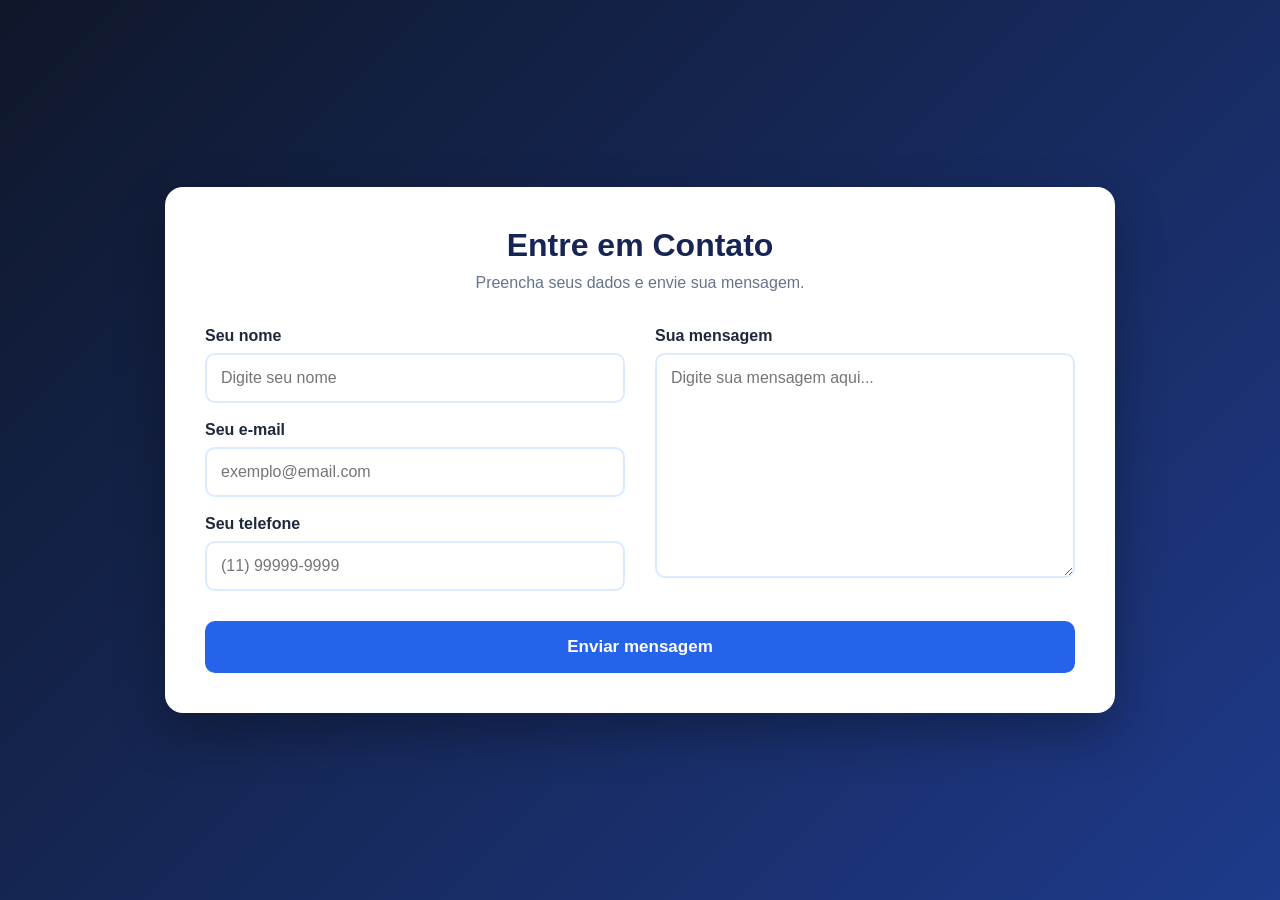
<file: contato.html>
<!DOCTYPE html>
<html lang="pt-BR">
<head>
    <meta charset="UTF-8">
    <meta name="viewport" content="width=device-width, initial-scale=1.0">

    <title>Enviar E-mail</title>

    <style>
        * {
            box-sizing: border-box;
            margin: 0;
            padding: 0;
            font-family: Arial, sans-serif;
        }

        body {
            min-height: 100vh;
            display: flex;
            justify-content: center;
            align-items: center;
            padding: 25px;

            background: linear-gradient(
                135deg,
                #0f172a,
                #1e3a8a
            );
        }

        .container {
            width: 100%;
            max-width: 950px;

            background-color: white;
            border-radius: 18px;

            padding: 40px;

            box-shadow:
                0 20px 50px rgba(0, 0, 0, 0.3);
        }

        h1 {
            text-align: center;
            color: #172554;
            margin-bottom: 10px;
        }

        .descricao {
            text-align: center;
            color: #64748b;
            margin-bottom: 35px;
        }

        form {
            display: grid;
            grid-template-columns: 1fr 1fr;
            gap: 30px;
        }

        .coluna {
            display: flex;
            flex-direction: column;
            gap: 18px;
        }

        label {
            color: #1e293b;
            font-weight: bold;
            margin-bottom: -10px;
        }

        input,
        textarea {
            width: 100%;

            border: 2px solid #dbeafe;
            border-radius: 10px;

            padding: 14px;

            font-size: 16px;

            outline: none;

            transition: 0.2s;
        }

        input:focus,
        textarea:focus {
            border-color: #2563eb;
        }

        textarea {
            height: 225px;
            resize: vertical;
        }

        .botao {
            grid-column: 1 / 3;

            border: none;
            border-radius: 10px;

            padding: 16px;

            background-color: #2563eb;
            color: white;

            font-size: 17px;
            font-weight: bold;

            cursor: pointer;

            transition: 0.2s;
        }

        .botao:hover {
            background-color: #1d4ed8;
            transform: translateY(-2px);
        }

        @media (max-width: 700px) {

            .container {
                padding: 25px;
            }

            form {
                grid-template-columns: 1fr;
            }

            .botao {
                grid-column: 1;
            }

        }
    </style>
</head>

<body>

    <main class="container">

        <h1>Entre em Contato</h1>

        <p class="descricao">
            Preencha seus dados e envie sua mensagem.
        </p>

        <form
            action="https://formsubmit.co/yandavidnogueiraserralheiro@gmail.com"
            method="POST"
        >

            <!-- Configurações do FormSubmit -->

            <input
                type="hidden"
                name="_subject"
                value="Nova mensagem recebida pelo site!"
            >

<input
                type="hidden"
                name="_captcha"
                value="false"
            >

            <!-- Coluna esquerda -->

            <section class="coluna">

                <label for="nome">
                    Seu nome
                </label>

                <input
                    type="text"
                    id="nome"
                    name="Nome"
                    placeholder="Digite seu nome"
                    required
                >


                <label for="email">
                    Seu e-mail
                </label>

                <input
                    type="email"
                    id="email"
                    name="E-mail"
                    placeholder="exemplo@email.com"
                    required
                >


                <label for="telefone">
                    Seu telefone
                </label>

                <input
                    type="tel"
                    id="telefone"
                    name="Telefone"
                    placeholder="(11) 99999-9999"
                    required
                >

            </section>


            <!-- Coluna direita -->

            <section class="coluna">

                <label for="mensagem">
                    Sua mensagem
                </label>

                <textarea
                    id="mensagem"
                    name="Mensagem"
                    placeholder="Digite sua mensagem aqui..."
                    required
                ></textarea>

            </section>


            <!-- Botão -->

            <button
                class="botao"
                type="submit"
            >
                Enviar mensagem
            </button>

        </form>

    </main>

</body>
</html>
</file>
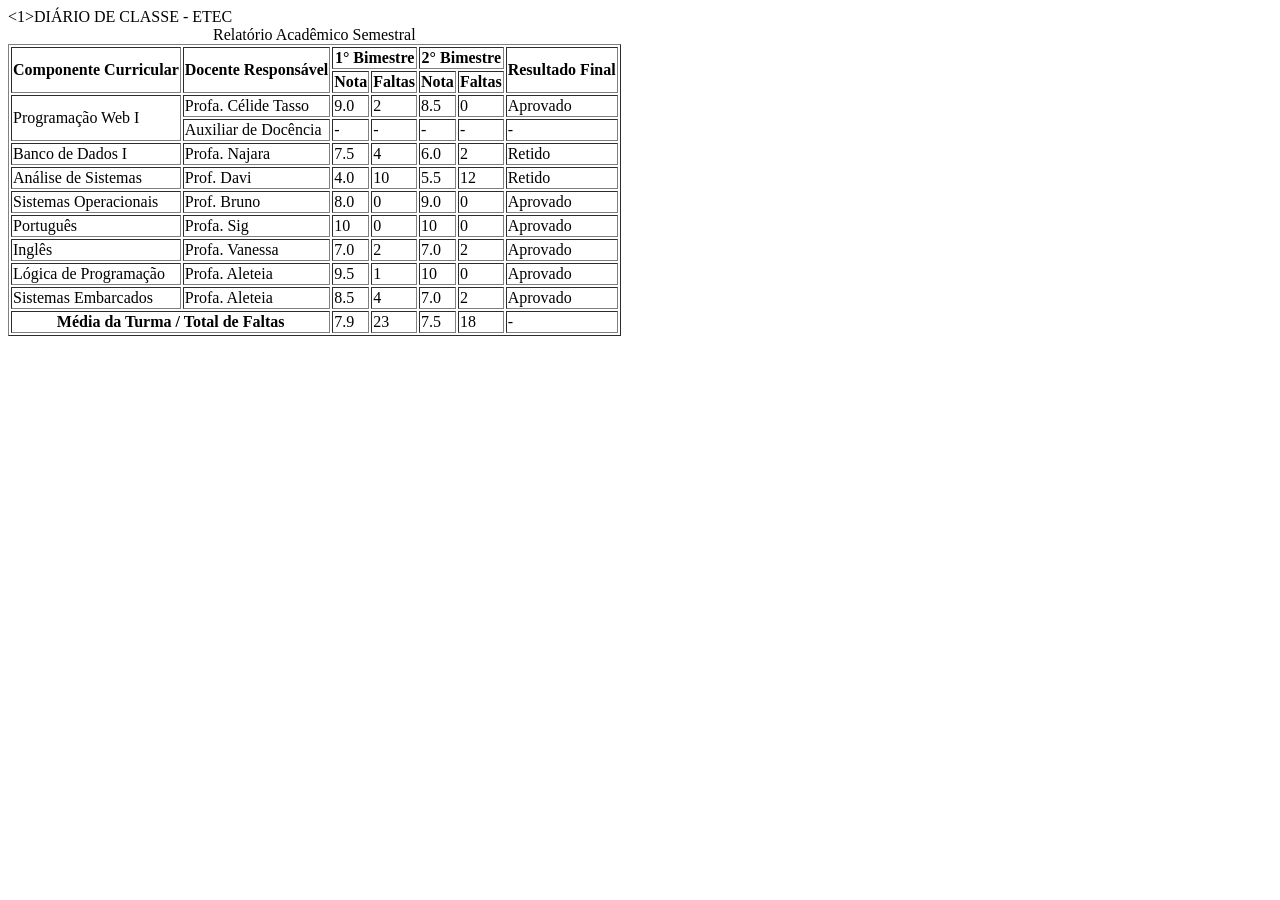
<file: exercicio1.html>
<!DOCTYPE html>
<html lang="pt_br">
<head>
    <meta charset="UTF-8">
    <title>Exercício 1 - Tabelas HTML</title>
</head>
<body>

    <1>DIÁRIO DE CLASSE - ETEC</h1>

    <table border="1">
	<caption>Relatório Acadêmico Semestral</caption>

	<thead>
	    <tr>
		<th rowspan="2">Componente Curricular</th>
		<th rowspan="2">Docente Responsável</th>
		<th colspan="2">1° Bimestre</th>
		<th colspan="2">2° Bimestre</th>
		<th rowspan="2">Resultado Final</th>
	    </tr>
	    <tr>
		<th>Nota</th>
		<th>Faltas</th>
		<th>Nota</th>
		<th>Faltas</th>
	    </tr>
	</thead>

	<tbody>
	    <tr>
		<td rowspan="2">Programação Web I</td>
		<td>Profa. Célide Tasso</td>
		<td>9.0</td>
		<td>2</td>
		<td>8.5</td>
		<td>0</td>
		<td>Aprovado</td>
	    </tr>
	    <tr>
		<td>Auxiliar de Docência</td>
		<td>-</td>
		<td>-</td>
		<td>-</td>
		<td>-</td>
		<td>-</td>
	    </tr>
	    <tr>
		<td>Banco de Dados I</td>
		<td>Profa. Najara</td>
		<td>7.5</td>
		<td>4</td>
		<td>6.0</td>
		<td>2</td>
		<td>Retido</td>
	    </tr>

	    <tr>
		<td>Análise de Sistemas</td>
		<td>Prof. Davi</td>
		<td>4.0</td>
		<td>10</td>
		<td>5.5</td>
		<td>12</td>
		<td>Retido</td>
	    </tr>

	    <tr>
		<td>Sistemas Operacionais</td>
		<td>Prof. Bruno</td>
		<td>8.0</td>
		<td>0</td>
		<td>9.0</td>
		<td>0</td>
		<td>Aprovado</td>
	    </tr>

	    <tr>
		<td>Português</td>
		<td>Profa. Sig</td>
		<td>10</td>
		<td>0</td>
		<td>10</td>
		<td>0</td>
		<td>Aprovado</td>
	    </tr>

	    <tr>
		<td>Inglês</td>
		<td>Profa. Vanessa</td>
		<td>7.0</td>
		<td>2</td>
		<td>7.0</td>
		<td>2</td>
		<td>Aprovado</td>
	    </tr>

	    <tr>
		<td>Lógica de Programação</td>
		<td>Profa. Aleteia</td>
		<td>9.5</td>
		<td>1</td>
		<td>10</td>
		<td>0</td>
		<td>Aprovado</td>
	   </tr>

	   <tr>
		<td>Sistemas Embarcados</td>
		<td>Profa. Aleteia</td>
		<td>8.5</td>
		<td>4</td>
		<td>7.0</td>
		<td>2</td>
		<td>Aprovado</td>
	   </tr>
	   </tbody>

	<tfoot>
	   <tr>
		<th colspan="2">Média da Turma / Total de Faltas</th>
		<td>7.9</td>
		<td>23</td>
		<td>7.5</td>
		<td>18</td>
		<td>-</td>
	   </tr>
	</tfoot>
    </table>

</body>
</html>
</file>
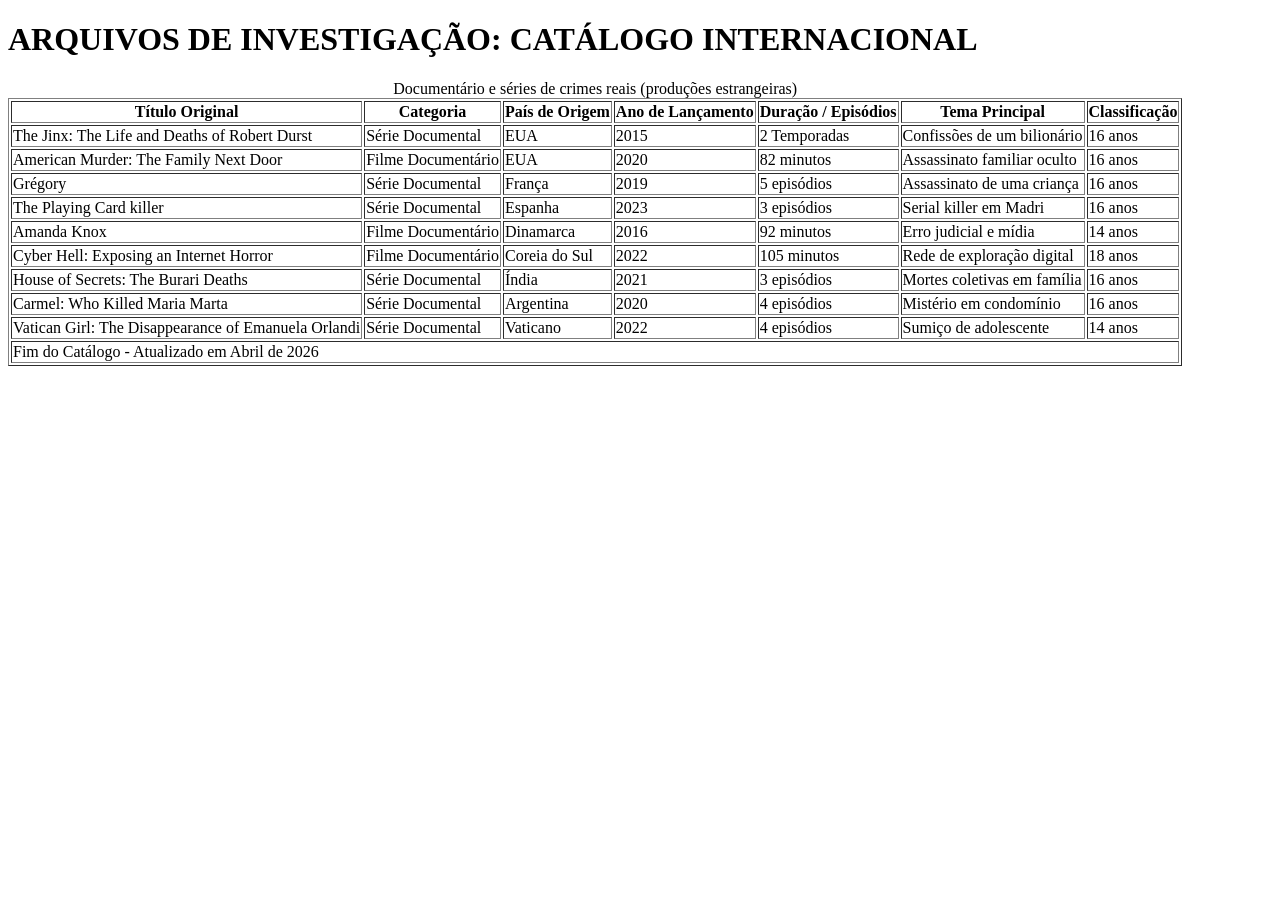
<file: exercicio2.html>
<!DOCTYPE html>
<html lang="pt-br">
<head>
    <meta charset="UTF-8">
    <title>Exercício 2 - Catálogo de Mídia</title>
</head>
<body>

    <h1>ARQUIVOS DE INVESTIGAÇÃO: CATÁLOGO INTERNACIONAL</h1>

    <table border="1">
        <caption>Documentário e séries de crimes reais (produções estrangeiras)</caption>

        <thead>
            <tr>
                <th>Título Original</th>
                <th>Categoria</th>
                <th>País de Origem</th>
                <th>Ano de Lançamento</th>
                <th>Duração / Episódios</th>
                <th>Tema Principal</th>
                <th>Classificação</th>
            </tr>
        </thead>

        <tbody>
            <tr>
                <td>The Jinx: The Life and Deaths of Robert Durst</td>
                <td>Série Documental</td>
                <td>EUA</td>
                <td>2015</td>
                <td>2 Temporadas</td>
                <td>Confissões de um bilionário</td>
                <td>16 anos</td>
            </tr>
            <tr>
                <td>American Murder: The Family Next Door</td>
                <td>Filme Documentário</td>
                <td>EUA</td>
                <td>2020</td>
                <td>82 minutos</td>
                <td>Assassinato familiar oculto</td>
                <td>16 anos</td>
            </tr>
            <tr>
                <td>Grégory</td>
                <td>Série Documental</td>
                <td>França</td>
                <td>2019</td>
                <td>5 episódios</td>
                <td>Assassinato de uma criança</td>
                <td>16 anos</td>
            </tr>
            <tr>
                <td>The Playing Card killer</td>
                <td>Série Documental</td>
                <td>Espanha</td>
                <td>2023</td>
                <td>3 episódios</td>
                <td>Serial killer em Madri</td>
                <td>16 anos</td>
            </tr>
            <tr>
                <td>Amanda Knox</td>
                <td>Filme Documentário</td>
                <td>Dinamarca</td>
                <td>2016</td>
                <td>92 minutos</td>
                <td>Erro judicial e mídia</td>
                <td>14 anos</td>
            </tr>
            <tr>
                <td>Cyber Hell: Exposing an Internet Horror</td>
                <td>Filme Documentário</td>
                <td>Coreia do Sul</td>
                <td>2022</td>
                <td>105 minutos</td>
                <td>Rede de exploração digital</td>
                <td>18 anos</td>
            </tr>
            <tr>
                <td>House of Secrets: The Burari Deaths</td>
                <td>Série Documental</td>
                <td>Índia</td>
                <td>2021</td>
                <td>3 episódios</td>
                <td>Mortes coletivas em família</td>
                <td>16 anos</td>
            </tr>
            <tr>
                <td>Carmel: Who Killed Maria Marta</td>
                <td>Série Documental</td>
                <td>Argentina</td>
                <td>2020</td>
                <td>4 episódios</td>
                <td>Mistério em condomínio</td>
                <td>16 anos</td>
            </tr>
            <tr>
                <td>Vatican Girl: The Disappearance of Emanuela Orlandi</td>
                <td>Série Documental</td>
                <td>Vaticano</td>
                <td>2022</td>
                <td>4 episódios</td>
                <td>Sumiço de adolescente</td>
                <td>14 anos</td>
            </tr>
            </tbody>

        <tfoot>
            <tr>
                <td colspan="7">Fim do Catálogo - Atualizado em Abril de 2026</td>
            </tr>
        </tfoot>
    </table>

</body>
</html>
</file>
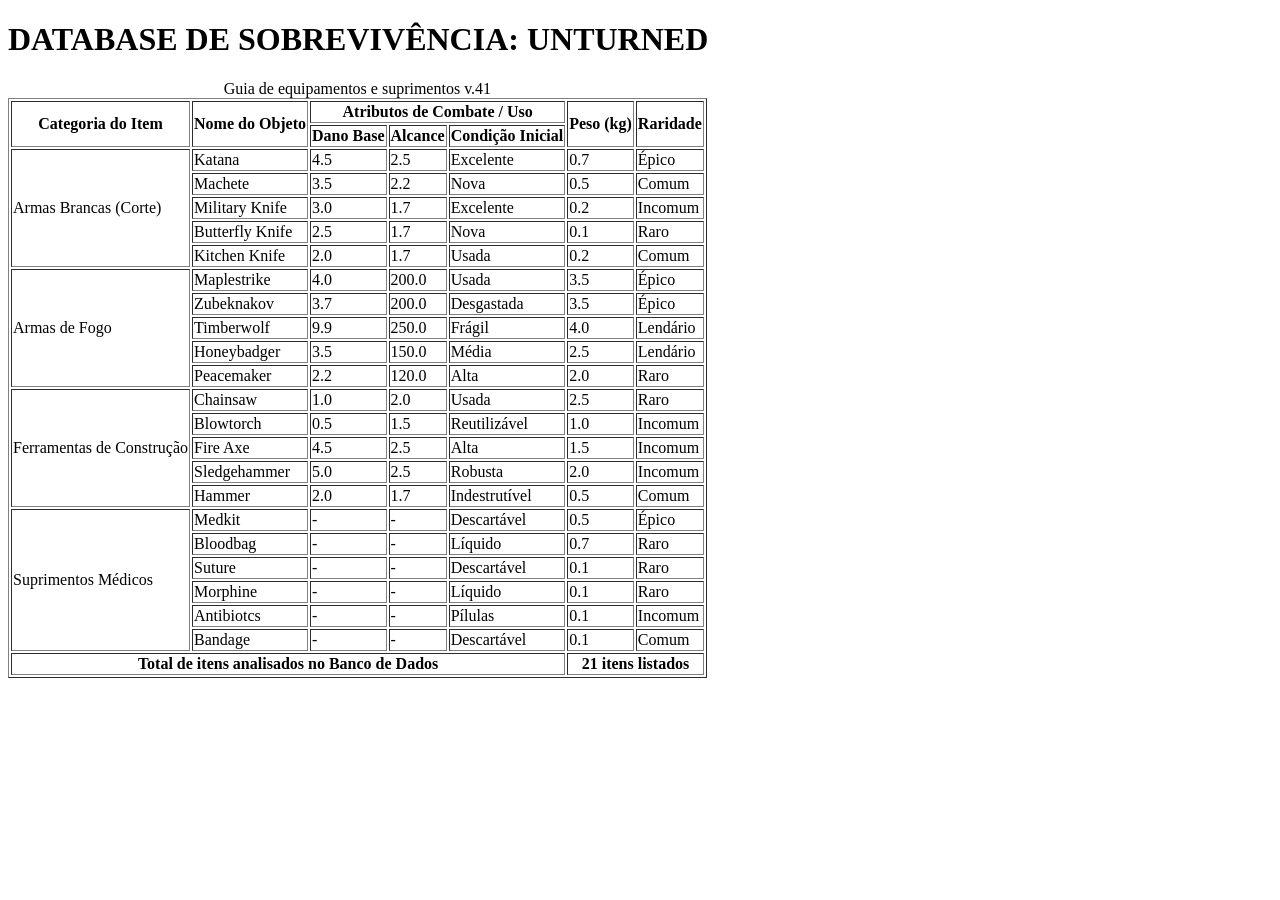
<file: exercicio3.html>
<!DOCTYPE html>
<html lang=""pt-br">
<head>
    <meta charset="UTF-8">
    <title>Exercício 3 - Tabelas de Jogos</title>
</head>
<body>

    <h1>DATABASE DE SOBREVIVÊNCIA: UNTURNED</h1>

    <table border="1">
        <caption>Guia de equipamentos e suprimentos v.41</caption>

        <thead>
            <tr>
                <th rowspan="2">Categoria do Item</th>
                <th rowspan="2">Nome do Objeto</th>
                <th colspan="3">Atributos de Combate / Uso</th>
                <th rowspan="2">Peso (kg)</th>
                <th rowspan="2">Raridade</th>
            </tr>
            <tr>
                <th>Dano Base</th>
                <th>Alcance</th>
                <th>Condição Inicial</th>
            </tr>
        </thead>

        <tbody>
            <tr>
                <td rowspan="5">Armas Brancas (Corte)</td>
                <td>Katana</td>
                <td>4.5</td>
                <td>2.5</td>
                <td>Excelente</td>
                <td>0.7</td>
                <td>Épico</td>
            </tr>
            <tr>
                <td>Machete</td>
                <td>3.5</td>
                <td>2.2</td>
                <td>Nova</td>
                <td>0.5</td>
                <td>Comum</td>
            </tr>
            <tr>
                <td>Military Knife</td>
                <td>3.0</td>
                <td>1.7</td>
                <td>Excelente</td>
                <td>0.2</td>
                <td>Incomum</td>
            </tr>
            <tr>
                <td>Butterfly Knife</td>
                <td>2.5</td>
                <td>1.7</td>
                <td>Nova</td>
                <td>0.1</td>
                <td>Raro</td>
            </tr>
            <tr>
                <td>Kitchen Knife</td>
                <td>2.0</td>
                <td>1.7</td>
                <td>Usada</td>
                <td>0.2</td>
                <td>Comum</td>
            </tr>
            <tr>
                <td rowspan="5">Armas de Fogo</td>
                <td>Maplestrike</td>
                <td>4.0</td>
                <td>200.0</td>
                <td>Usada</td>
                <td>3.5</td>
                <td>Épico</td>
            </tr>
            <tr>
                <td>Zubeknakov</td>
                <td>3.7</td>
                <td>200.0</td>
                <td>Desgastada</td>
                <td>3.5</td>
                <td>Épico</td>
            </tr>
            <tr>
                <td>Timberwolf</td>
                <td>9.9</td>
                <td>250.0</td>
                <td>Frágil</td>
                <td>4.0</td>
                <td>Lendário</td>
            </tr>
            <tr>
                <td>Honeybadger</td>
                <td>3.5</td>
                <td>150.0</td>
                <td>Média</td>
                <td>2.5</td>
                <td>Lendário</td>
            </tr>
	    <tr>
                <td>Peacemaker</td>
                <td>2.2</td>
                <td>120.0</td>
                <td>Alta</td>
                <td>2.0</td>
                <td>Raro</td>
            </tr>
            <tr>
                <td rowspan="5">Ferramentas de Construção</td>
                <td>Chainsaw</td>
                <td>1.0</td>
                <td>2.0</td>
                <td>Usada</td>
                <td>2.5</td>
                <td>Raro</td>
            </tr>
            <tr>
                <td>Blowtorch</td>
                <td>0.5</td>
                <td>1.5</td>
                <td>Reutilizável</td>
                <td>1.0</td>
                <td>Incomum</td>
            </tr>
            <tr>
                <td>Fire Axe</td>
                <td>4.5</td>
                <td>2.5</td>
                <td>Alta</td>
                <td>1.5</td>
                <td>Incomum</td>
            </tr>
            <tr>
                <td>Sledgehammer</td>
                <td>5.0</td>
                <td>2.5</td>
                <td>Robusta</td>
                <td>2.0</td>
                <td>Incomum</td>
            </tr>
            <tr>
                <td>Hammer</td>
                <td>2.0</td>
                <td>1.7</td>
                <td>Indestrutível</td>
                <td>0.5</td>
                <td>Comum</td>
            </tr>
            <tr>
                <td rowspan="6">Suprimentos Médicos</td>
                <td>Medkit</td>
                <td>-</td>
                <td>-</td>
                <td>Descartável</td>
                <td>0.5</td>
                <td>Épico</td>
            </tr>
            <tr>
                <td>Bloodbag</td>
                <td>-</td>
                <td>-</td>
                <td>Líquido</td>
                <td>0.7</td>
                <td>Raro</td>
            </tr>
            <tr>
                <td>Suture</td>
                <td>-</td>
                <td>-</td>
                <td>Descartável</td>
                <td>0.1</td>
                <td>Raro</td>
            </tr>
            <tr>
                <td>Morphine</td>
                <td>-</td>
                <td>-</td>
                <td>Líquido</td>
                <td>0.1</td>
                <td>Raro</td>
            </tr>
            <tr>
                <td>Antibiotcs</td>
                <td>-</td>
                <td>-</td>
                <td>Pílulas</td>
                <td>0.1</td>
                <td>Incomum</td>
            </tr>
            <tr>
                <td>Bandage</td>
                <td>-</td>
                <td>-</td>
                <td>Descartável</td>
                <td>0.1</td>
                <td>Comum</td>
            </tr>

            </tbody>
        
        <tfoot>
            <tr>
                <th colspan="5">Total de itens analisados no Banco de Dados</th>
                <th colspan="2">21 itens listados</th>
            </tr>
        </tfoot>
    </table>
    
</body>
</html>
</file>
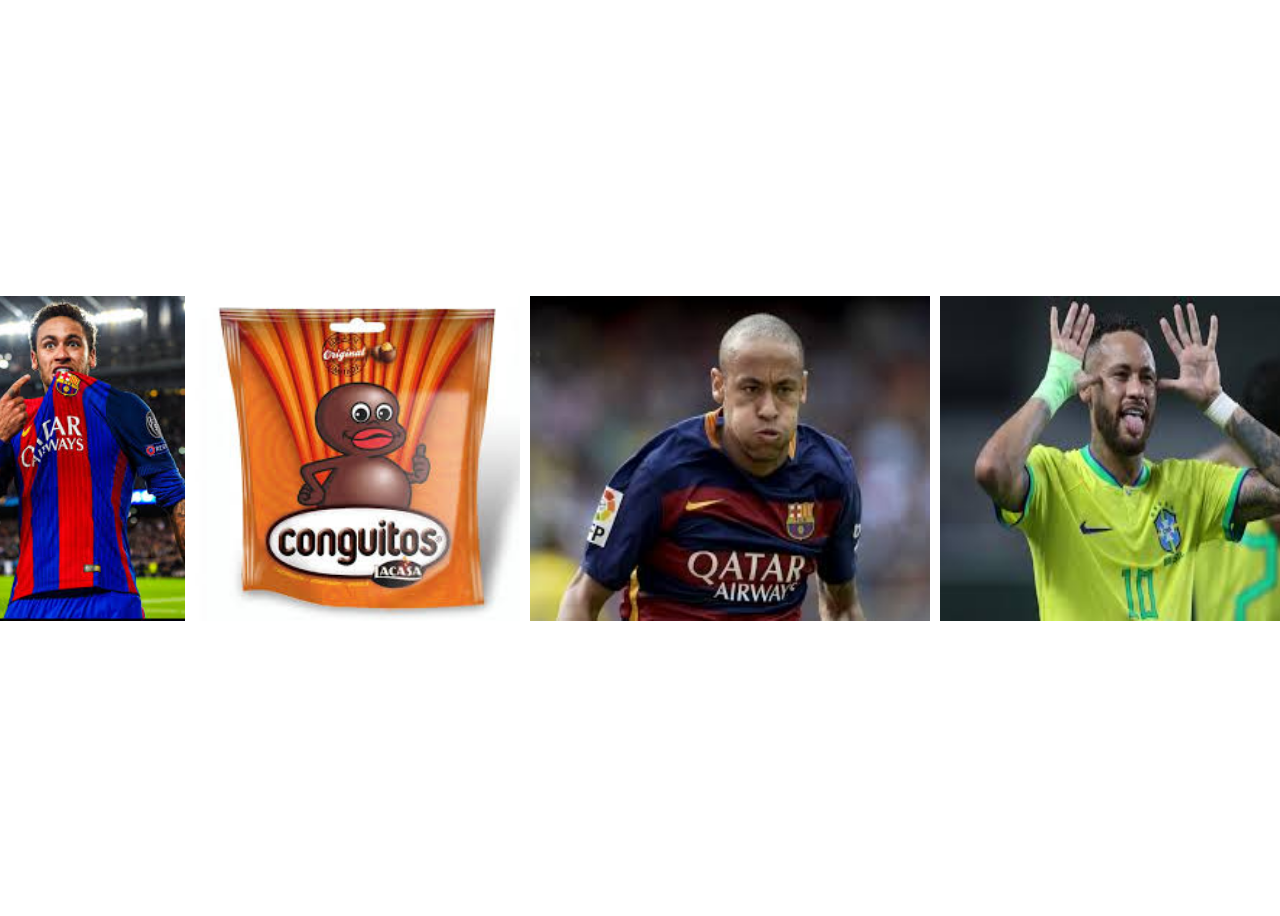
<file: k.html>
<!DOCTYPE html>
<html lang="pt-br">
<head>
    <meta charset="UTF-8">
    <meta name="viewport" content="width=device-width, initial-scale=1.0">
    <title>Document</title>
    <link rel="stylesheet" href="ney.css">
</head>
<body>

        <img  src="img/download (3).jfif">
        <img  src="img/download conguitos.jfif">
        <img  src="img/download ney careca.jfif">
        <img  src="img/download.jfif">
    
</body>
</html>
</file>
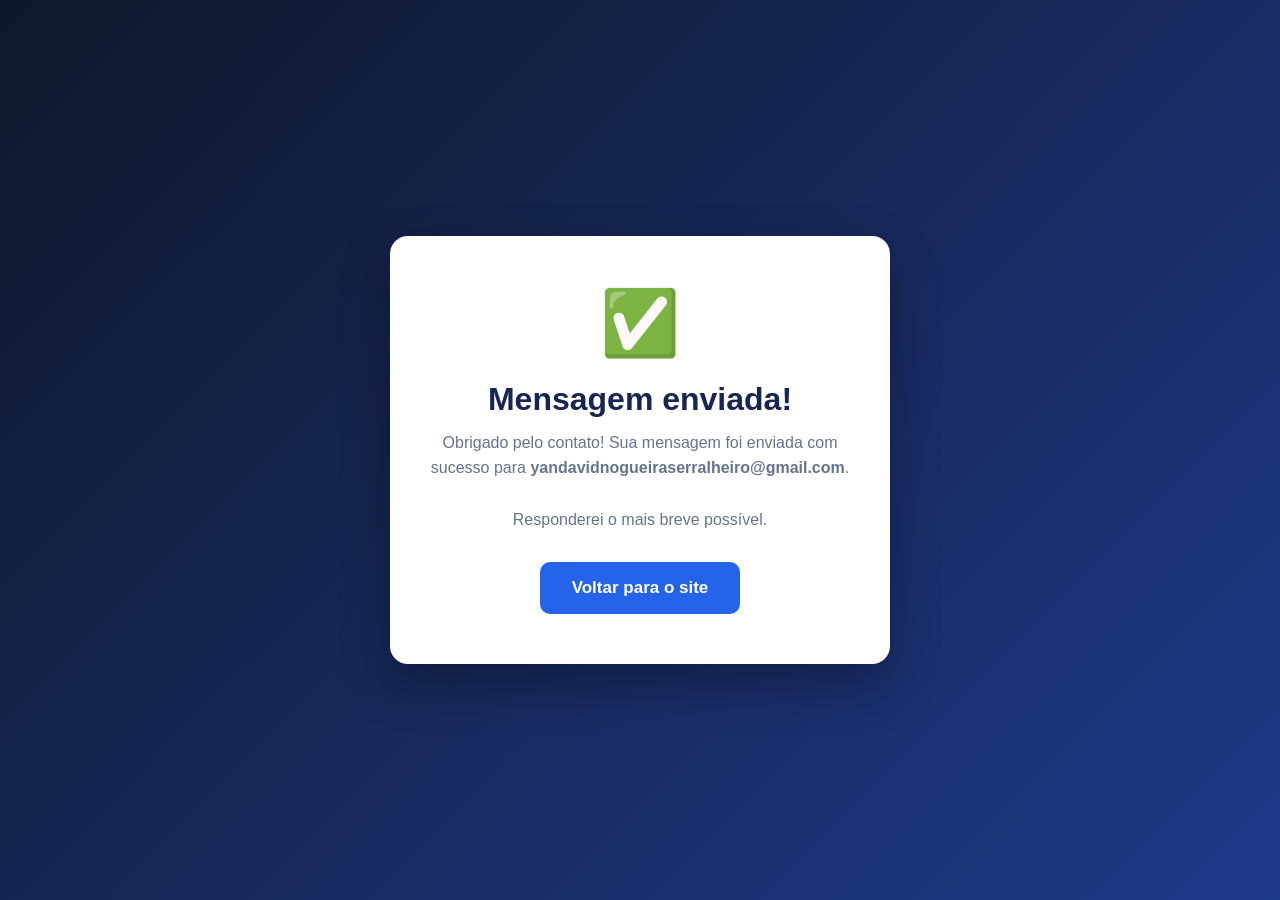
<file: obrigado.html>
<!DOCTYPE html>
<html lang="pt-BR">
<head>
    <meta charset="UTF-8">
    <meta name="viewport" content="width=device-width, initial-scale=1.0">
    <title>Mensagem Enviada</title>

    <style>
        * {
            box-sizing: border-box;
            margin: 0;
            padding: 0;
            font-family: Arial, sans-serif;
        }

        body {
            min-height: 100vh;
            display: flex;
            justify-content: center;
            align-items: center;
            padding: 25px;

            background: linear-gradient(
                135deg,
                #0f172a,
                #1e3a8a
            );
        }

        .container {
            width: 100%;
            max-width: 500px;

            background-color: white;
            border-radius: 18px;

            padding: 50px 40px;

            text-align: center;

            box-shadow:
                0 20px 50px rgba(0, 0, 0, 0.3);
        }

        .icon {
            font-size: 64px;
            margin-bottom: 20px;
        }

        h1 {
            color: #172554;
            margin-bottom: 12px;
        }

        p {
            color: #64748b;
            margin-bottom: 30px;
            line-height: 1.6;
        }

        .btn {
            display: inline-block;

            border: none;
            border-radius: 10px;

            padding: 16px 32px;

            background-color: #2563eb;
            color: white;

            font-size: 17px;
            font-weight: bold;

            text-decoration: none;

            cursor: pointer;

            transition: 0.2s;
        }

        .btn:hover {
            background-color: #1d4ed8;
            transform: translateY(-2px);
        }
    </style>
</head>

<body>

    <main class="container">

        <div class="icon">✅</div>

        <h1>Mensagem enviada!</h1>

        <p>
            Obrigado pelo contato! Sua mensagem foi enviada com sucesso
            para <strong>yandavidnogueiraserralheiro@gmail.com</strong>.
            <br><br>
            Responderei o mais breve possível.
        </p>

        <a class="btn" href="index.html">
            Voltar para o site
        </a>

    </main>

</body>
</html>
</file>
<file: ney.css>
body {
    display: flex;
    justify-content: center; 
    align-items: center;     
    height: 100vh;
    gap: 10px; 
}
img{
    width: 400px;
    height:325px;
  
 
    align-items: center; 


}
</file>
